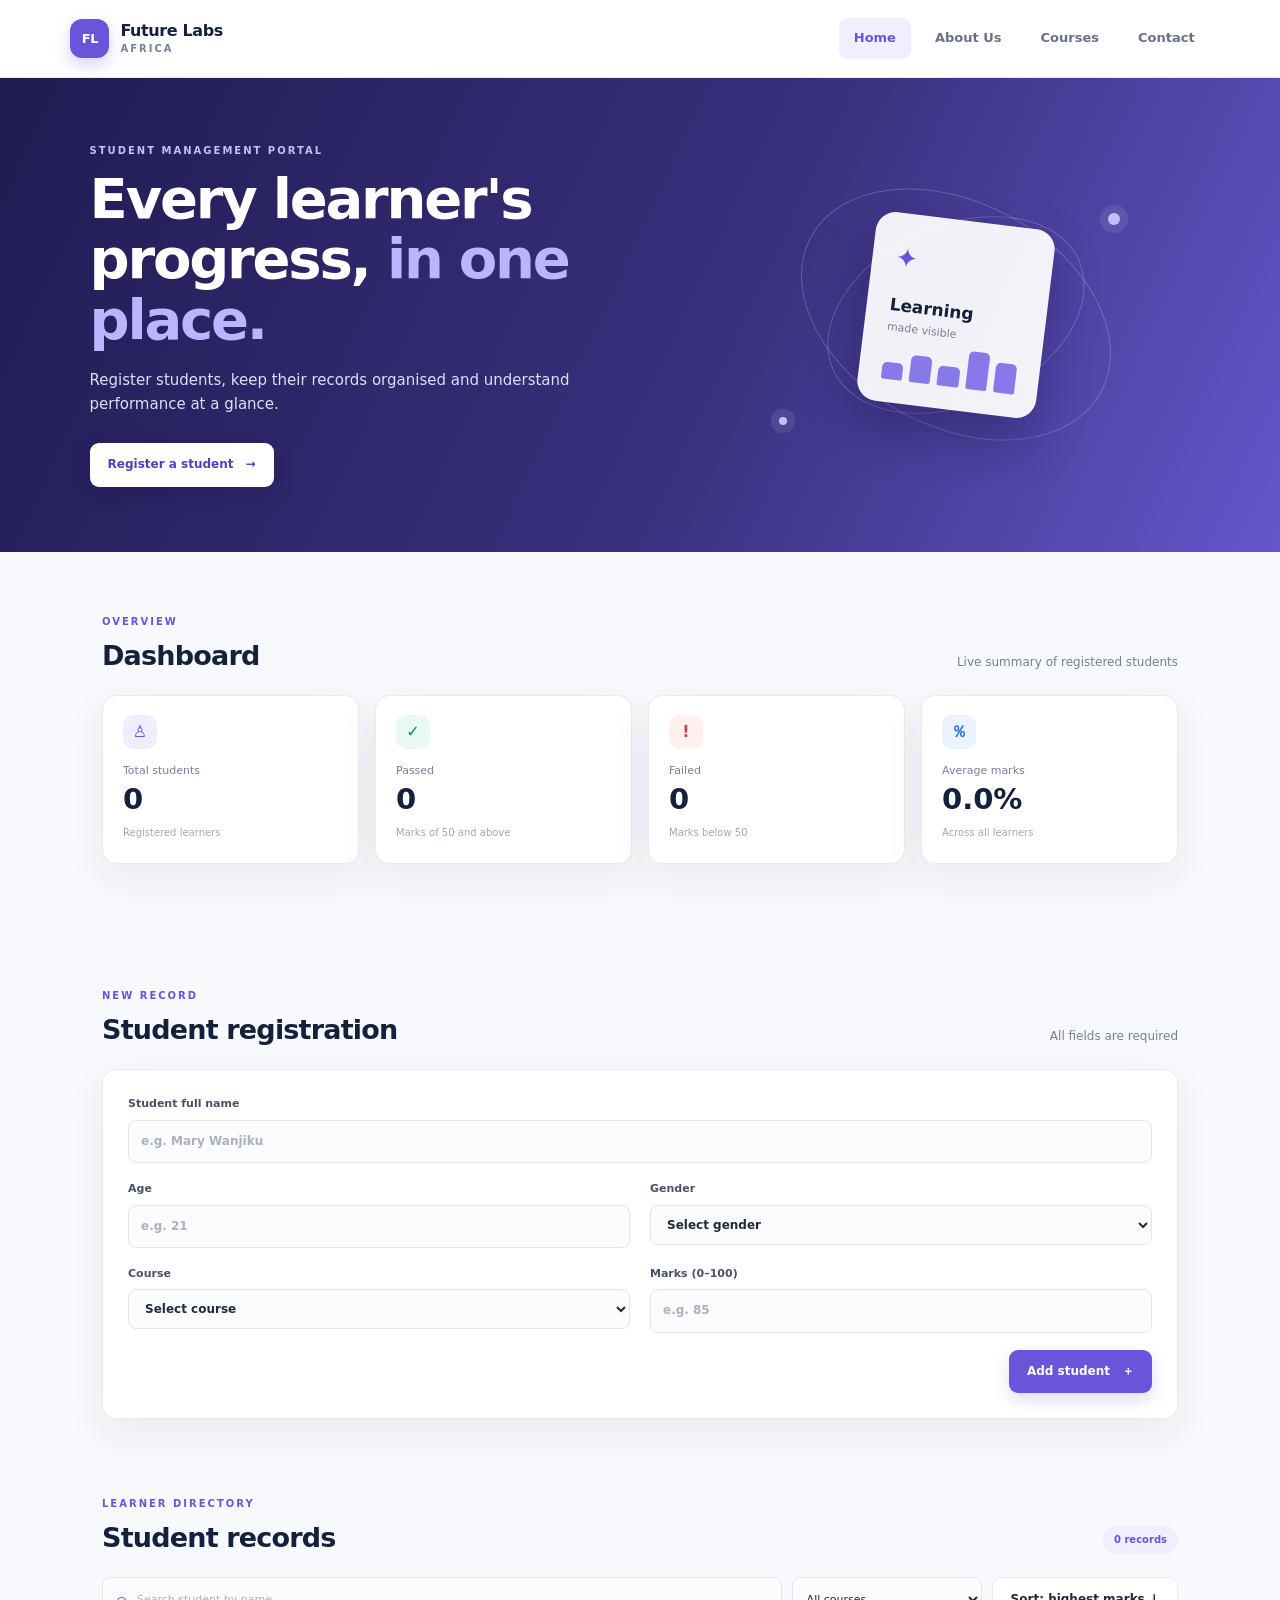
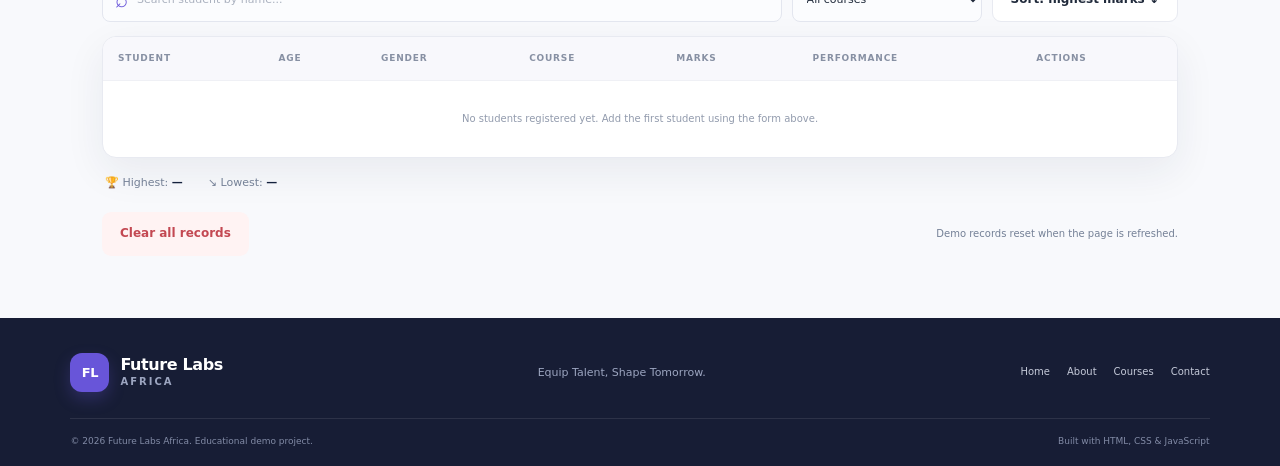
<file: index.html>
<!DOCTYPE html>
<html lang="en">
<head>
  <meta charset="UTF-8">
  <meta name="viewport" content="width=device-width, initial-scale=1.0">
  <meta name="description" content="Student management dashboard demo for Future Labs Africa.">
  <title>Student Dashboard | Future Labs Africa</title>
  <link rel="stylesheet" href="css/style.css">
  <script src="js/script.js" defer></script>
</head>
<body data-page="home">
  <header class="site-header">
    <a class="brand" href="index.html"><span class="brand-mark">FL</span><span>Future Labs <small>Africa</small></span></a>
    <button class="menu-toggle" aria-label="Toggle navigation" aria-expanded="false">☰</button>
    <nav class="site-nav">
      <a class="active" href="index.html">Home</a>
      <a href="about.html">About Us</a>
      <a href="courses.html">Courses</a>
      <a href="contact.html">Contact</a>
    </nav>
  </header>

  <main>
    <section class="hero">
      <div class="hero-copy">
        <p class="eyebrow">STUDENT MANAGEMENT PORTAL</p>
        <h1>Every learner's progress, <span>in one place.</span></h1>
        <p>Register students, keep their records organised and understand performance at a glance.</p>
        <a class="btn btn-light" href="#registration">Register a student <span aria-hidden="true">→</span></a>
      </div>
      <div class="hero-art" aria-hidden="true">
        <div class="art-orbit orbit-one"></div><div class="art-orbit orbit-two"></div>
        <div class="art-card"><span class="art-icon">✦</span><strong>Learning</strong><small>made visible</small><div class="art-bars"><i></i><i></i><i></i><i></i><i></i></div></div>
        <span class="float-dot dot-one"></span><span class="float-dot dot-two"></span>
      </div>
    </section>

    <section class="section dashboard-section">
      <div class="section-heading"><div><p class="eyebrow">OVERVIEW</p><h2>Dashboard</h2></div><p class="muted">Live summary of registered students</p></div>
      <div class="stats-grid">
        <article class="stat-card"><span class="stat-icon purple">♙</span><p>Total students</p><strong id="totalStudents">0</strong><small>Registered learners</small></article>
        <article class="stat-card"><span class="stat-icon green">✓</span><p>Passed</p><strong id="passedStudents">0</strong><small>Marks of 50 and above</small></article>
        <article class="stat-card"><span class="stat-icon red">!</span><p>Failed</p><strong id="failedStudents">0</strong><small>Marks below 50</small></article>
        <article class="stat-card"><span class="stat-icon blue">％</span><p>Average marks</p><strong id="averageMarks">0%</strong><small>Across all learners</small></article>
      </div>
    </section>

    <section class="section" id="registration">
      <div class="section-heading"><div><p class="eyebrow">NEW RECORD</p><h2>Student registration</h2></div><p class="muted">All fields are required</p></div>
      <div class="panel form-panel">
        <form id="studentForm" class="form-grid" novalidate>
          <label class="field field-wide">Student full name<input id="studentName" name="name" type="text" placeholder="e.g. Mary Wanjiku" required></label>
          <label class="field">Age<input id="studentAge" name="age" type="number" min="1" max="120" placeholder="e.g. 21" required></label>
          <label class="field">Gender<select id="studentGender" name="gender" required><option value="">Select gender</option><option>Female</option><option>Male</option><option>Prefer not to say</option></select></label>
          <label class="field">Course<select id="studentCourse" name="course" required><option value="">Select course</option><option>Software Development</option><option>Web Design</option><option>Data Analysis</option><option>Cyber Security</option><option>Networking</option><option>Graphic Design</option><option>Digital Marketing</option><option>Computer Packages</option></select></label>
          <label class="field">Marks (0–100)<input id="studentMarks" name="marks" type="number" min="0" max="100" placeholder="e.g. 85" required></label>
          <div class="form-actions field-wide"><p id="formMessage" class="form-message" role="status" aria-live="polite"></p><button class="btn btn-primary" type="submit">Add student <span>＋</span></button></div>
        </form>
      </div>
    </section>

    <section class="section records-section">
      <div class="section-heading"><div><p class="eyebrow">LEARNER DIRECTORY</p><h2>Student records</h2></div><span class="record-count" id="recordCount">0 records</span></div>
      <div class="toolbar">
        <label class="search-box"><span>⌕</span><input id="searchInput" type="search" placeholder="Search student by name..." aria-label="Search students by name"></label>
        <select id="courseFilter" aria-label="Filter by course"><option value="">All courses</option><option>Software Development</option><option>Web Design</option><option>Data Analysis</option><option>Cyber Security</option><option>Networking</option><option>Graphic Design</option><option>Digital Marketing</option><option>Computer Packages</option></select>
        <button id="sortButton" class="btn btn-outline" type="button">Sort: highest marks ↓</button>
      </div>
      <div class="table-wrap panel">
        <table>
          <thead><tr><th>Student</th><th>Age</th><th>Gender</th><th>Course</th><th>Marks</th><th>Performance</th><th>Actions</th></tr></thead>
          <tbody id="studentTableBody"><tr class="empty-row"><td colspan="7">No students registered yet. Add the first student using the form above.</td></tr></tbody>
        </table>
      </div>
      <div class="record-insights" id="recordInsights"><span>🏆 Highest: <strong id="highestStudent">—</strong></span><span>↘ Lowest: <strong id="lowestStudent">—</strong></span></div>
      <div class="bottom-actions"><button id="clearAllButton" class="btn btn-danger-ghost" type="button">Clear all records</button><p class="muted tiny">Demo records reset when the page is refreshed.</p></div>
    </section>
  </main>

  <footer class="site-footer"><div class="footer-main"><a class="brand brand-footer" href="index.html"><span class="brand-mark">FL</span><span>Future Labs <small>Africa</small></span></a><p>Equip Talent, Shape Tomorrow.</p><div class="footer-links"><a href="index.html">Home</a><a href="about.html">About</a><a href="courses.html">Courses</a><a href="contact.html">Contact</a></div></div><div class="footer-bottom"><span>© <span class="year"></span> Future Labs Africa. Educational demo project.</span><span>Built with HTML, CSS & JavaScript</span></div></footer>
</body>
</html>
</file>
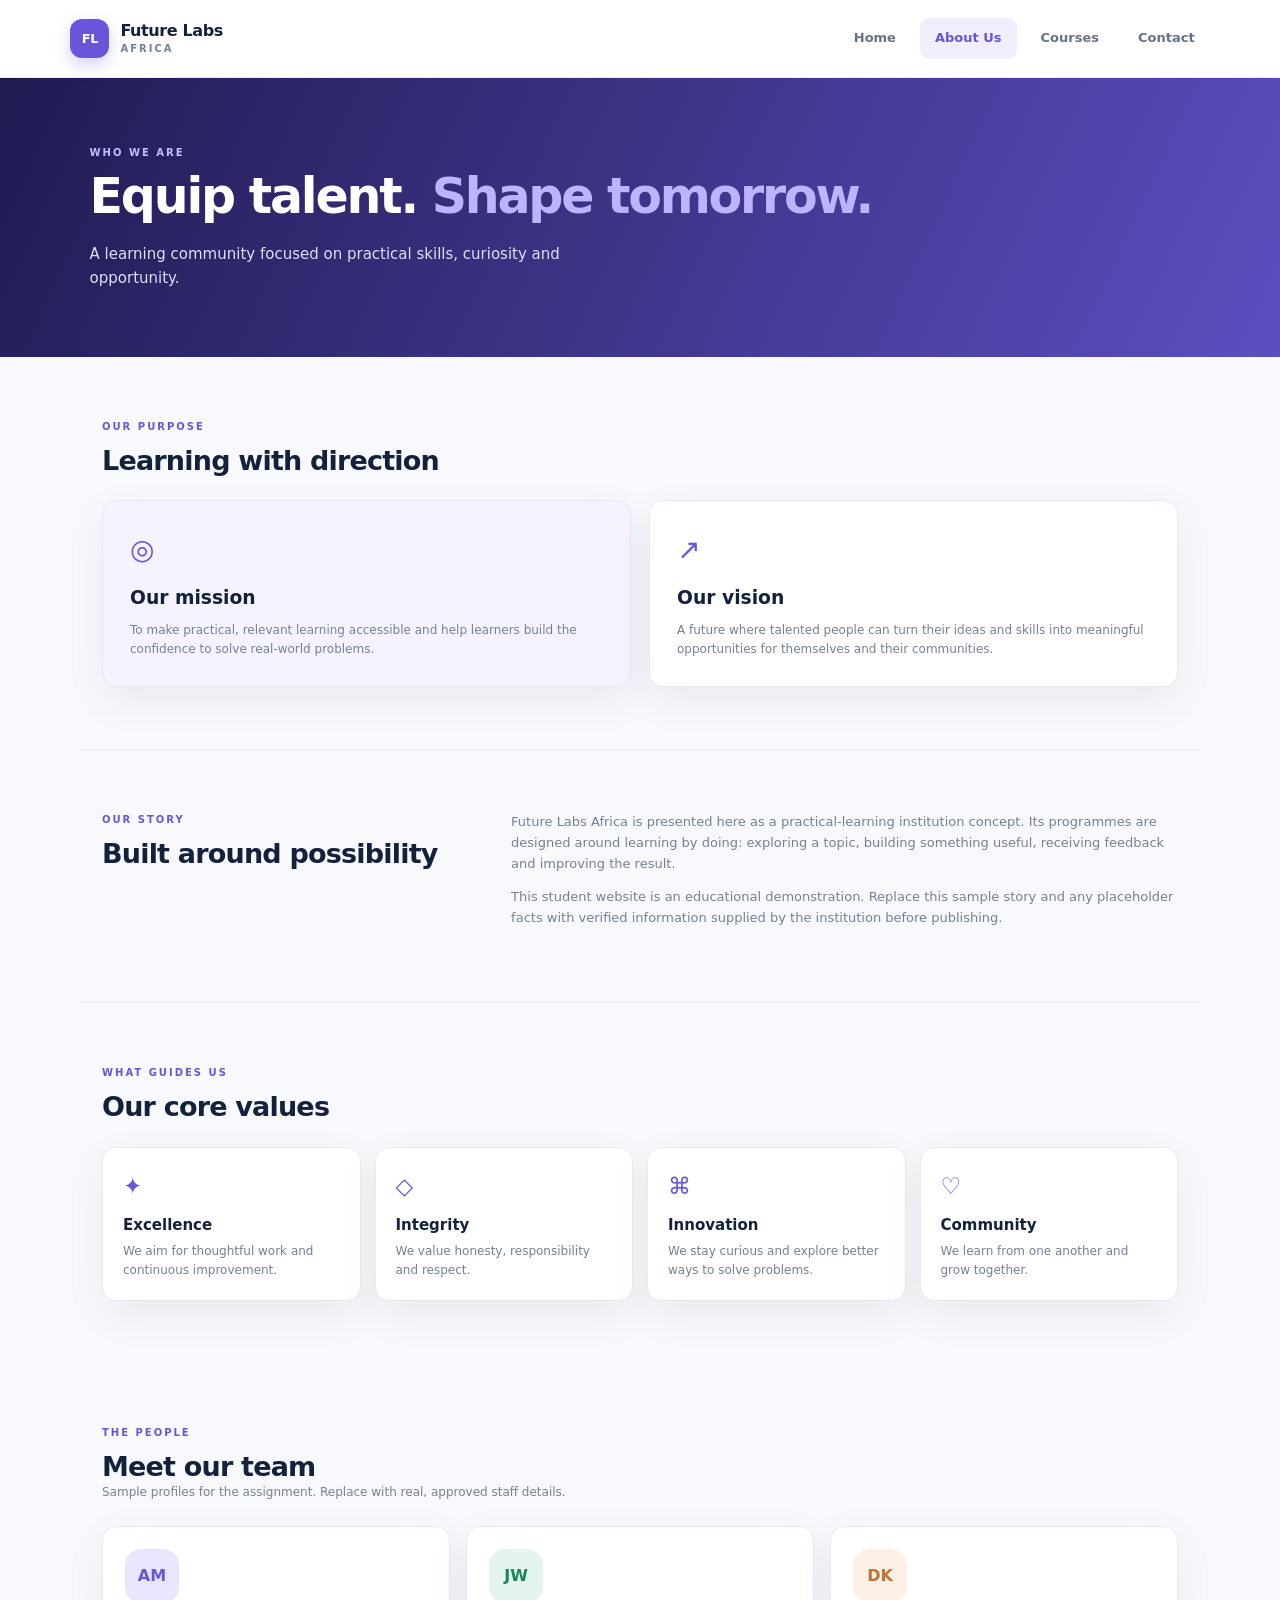
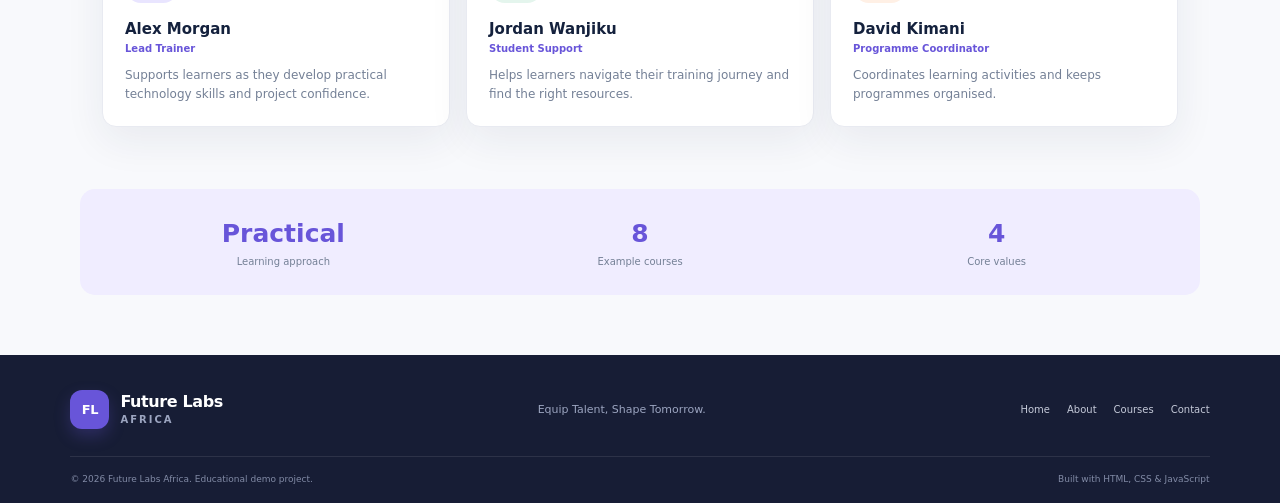
<file: about.html>
<!DOCTYPE html>
<html lang="en">
<head><meta charset="UTF-8"><meta name="viewport" content="width=device-width, initial-scale=1.0"><title>About Us | Future Labs Africa</title><link rel="stylesheet" href="css/style.css"><script src="js/script.js" defer></script></head>
<body data-page="about">
<header class="site-header"><a class="brand" href="index.html"><span class="brand-mark">FL</span><span>Future Labs <small>Africa</small></span></a><button class="menu-toggle" aria-label="Toggle navigation" aria-expanded="false">☰</button><nav class="site-nav"><a href="index.html">Home</a><a class="active" href="about.html">About Us</a><a href="courses.html">Courses</a><a href="contact.html">Contact</a></nav></header>
<main>
<section class="page-hero"><p class="eyebrow">WHO WE ARE</p><h1>Equip talent. <span>Shape tomorrow.</span></h1><p>A learning community focused on practical skills, curiosity and opportunity.</p></section>
<section class="section"><div class="section-heading"><div><p class="eyebrow">OUR PURPOSE</p><h2>Learning with direction</h2></div></div><div class="two-cards"><article class="info-card accent-card"><span class="large-icon">◎</span><h3>Our mission</h3><p>To make practical, relevant learning accessible and help learners build the confidence to solve real-world problems.</p></article><article class="info-card"><span class="large-icon">↗</span><h3>Our vision</h3><p>A future where talented people can turn their ideas and skills into meaningful opportunities for themselves and their communities.</p></article></div></section>
<section class="section story-section"><div><p class="eyebrow">OUR STORY</p><h2>Built around possibility</h2></div><div class="story-copy"><p>Future Labs Africa is presented here as a practical-learning institution concept. Its programmes are designed around learning by doing: exploring a topic, building something useful, receiving feedback and improving the result.</p><p>This student website is an educational demonstration. Replace this sample story and any placeholder facts with verified information supplied by the institution before publishing.</p></div></section>
<section class="section"><div class="section-heading"><div><p class="eyebrow">WHAT GUIDES US</p><h2>Our core values</h2></div></div><div class="values-grid"><article class="value-card"><span>✦</span><h3>Excellence</h3><p>We aim for thoughtful work and continuous improvement.</p></article><article class="value-card"><span>◇</span><h3>Integrity</h3><p>We value honesty, responsibility and respect.</p></article><article class="value-card"><span>⌘</span><h3>Innovation</h3><p>We stay curious and explore better ways to solve problems.</p></article><article class="value-card"><span>♡</span><h3>Community</h3><p>We learn from one another and grow together.</p></article></div></section>
<section class="section"><div class="section-heading"><div><p class="eyebrow">THE PEOPLE</p><h2>Meet our team</h2><p class="muted">Sample profiles for the assignment. Replace with real, approved staff details.</p></div></div><div class="team-grid"><article class="team-card"><div class="avatar">AM</div><h3>Alex Morgan</h3><p class="team-role">Lead Trainer</p><p>Supports learners as they develop practical technology skills and project confidence.</p></article><article class="team-card"><div class="avatar avatar-two">JW</div><h3>Jordan Wanjiku</h3><p class="team-role">Student Support</p><p>Helps learners navigate their training journey and find the right resources.</p></article><article class="team-card"><div class="avatar avatar-three">DK</div><h3>David Kimani</h3><p class="team-role">Programme Coordinator</p><p>Coordinates learning activities and keeps programmes organised.</p></article></div></section>
<section class="section facts-strip"><div><strong>Practical</strong><span>Learning approach</span></div><div><strong>8</strong><span>Example courses</span></div><div><strong>4</strong><span>Core values</span></div></section>
</main>
<footer class="site-footer"><div class="footer-main"><a class="brand brand-footer" href="index.html"><span class="brand-mark">FL</span><span>Future Labs <small>Africa</small></span></a><p>Equip Talent, Shape Tomorrow.</p><div class="footer-links"><a href="index.html">Home</a><a href="about.html">About</a><a href="courses.html">Courses</a><a href="contact.html">Contact</a></div></div><div class="footer-bottom"><span>© <span class="year"></span> Future Labs Africa. Educational demo project.</span><span>Built with HTML, CSS & JavaScript</span></div></footer>
</body></html>
</file>
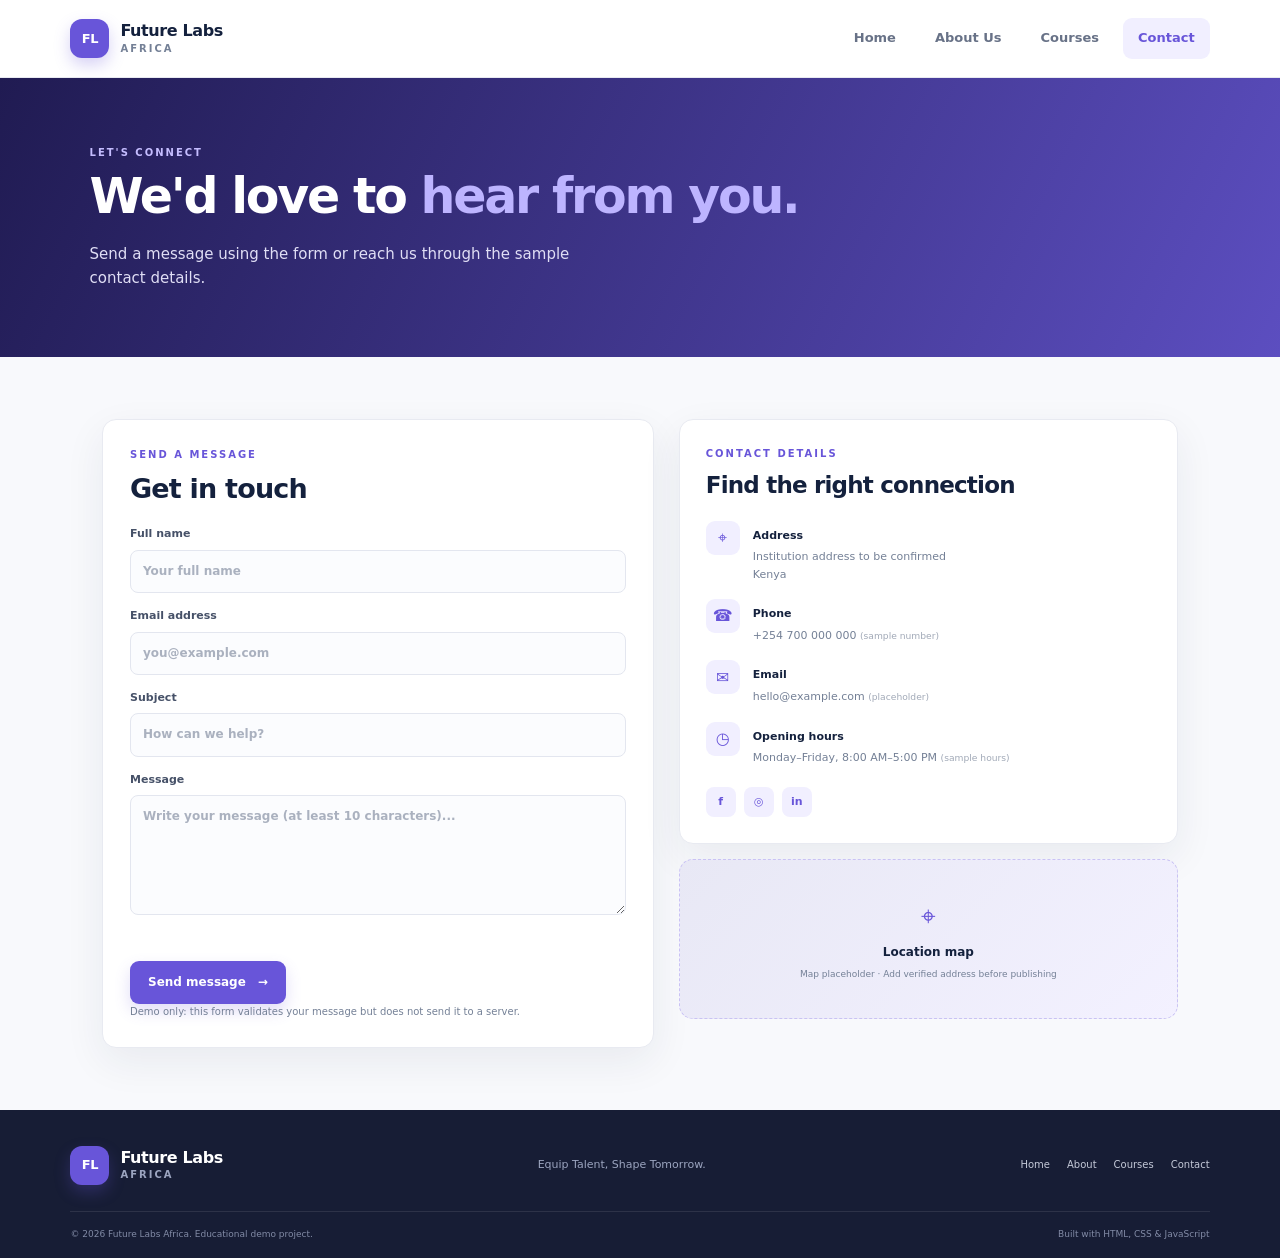
<file: contact.html>
<!DOCTYPE html>
<html lang="en">
<head><meta charset="UTF-8"><meta name="viewport" content="width=device-width, initial-scale=1.0"><title>Contact | Future Labs Africa</title><link rel="stylesheet" href="css/style.css"><script src="js/script.js" defer></script></head>
<body data-page="contact">
<header class="site-header"><a class="brand" href="index.html"><span class="brand-mark">FL</span><span>Future Labs <small>Africa</small></span></a><button class="menu-toggle" aria-label="Toggle navigation" aria-expanded="false">☰</button><nav class="site-nav"><a href="index.html">Home</a><a href="about.html">About Us</a><a href="courses.html">Courses</a><a class="active" href="contact.html">Contact</a></nav></header>
<main>
<section class="page-hero"><p class="eyebrow">LET'S CONNECT</p><h1>We'd love to <span>hear from you.</span></h1><p>Send a message using the form or reach us through the sample contact details.</p></section>
<section class="section contact-layout">
<div class="panel contact-form-panel"><p class="eyebrow">SEND A MESSAGE</p><h2>Get in touch</h2><form id="contactForm" novalidate><label class="field">Full name<input id="contactName" type="text" placeholder="Your full name" required></label><label class="field">Email address<input id="contactEmail" type="email" placeholder="you@example.com" required></label><label class="field">Subject<input id="contactSubject" type="text" placeholder="How can we help?" required></label><label class="field">Message<textarea id="contactMessage" rows="5" placeholder="Write your message (at least 10 characters)..." required></textarea></label><p id="contactFeedback" class="form-message" role="status" aria-live="polite"></p><button class="btn btn-primary" type="submit">Send message <span>→</span></button></form><p class="tiny muted">Demo only: this form validates your message but does not send it to a server.</p></div>
<aside class="contact-side"><div class="contact-info"><p class="eyebrow">CONTACT DETAILS</p><h2>Find the right connection</h2><div class="contact-item"><span>⌖</span><div><strong>Address</strong><p>Institution address to be confirmed<br>Kenya</p></div></div><div class="contact-item"><span>☎</span><div><strong>Phone</strong><p>+254 700 000 000 <small>(sample number)</small></p></div></div><div class="contact-item"><span>✉</span><div><strong>Email</strong><p>hello@example.com <small>(placeholder)</small></p></div></div><div class="contact-item"><span>◷</span><div><strong>Opening hours</strong><p>Monday–Friday, 8:00 AM–5:00 PM <small>(sample hours)</small></p></div></div><div class="social-links"><a href="#" aria-label="Facebook placeholder">f</a><a href="#" aria-label="Instagram placeholder">◎</a><a href="#" aria-label="LinkedIn placeholder">in</a></div></div><div class="map-placeholder"><span>⌖</span><strong>Location map</strong><small>Map placeholder · Add verified address before publishing</small></div></aside>
</section>
</main>
<footer class="site-footer"><div class="footer-main"><a class="brand brand-footer" href="index.html"><span class="brand-mark">FL</span><span>Future Labs <small>Africa</small></span></a><p>Equip Talent, Shape Tomorrow.</p><div class="footer-links"><a href="index.html">Home</a><a href="about.html">About</a><a href="courses.html">Courses</a><a href="contact.html">Contact</a></div></div><div class="footer-bottom"><span>© <span class="year"></span> Future Labs Africa. Educational demo project.</span><span>Built with HTML, CSS & JavaScript</span></div></footer>
</body></html>
</file>
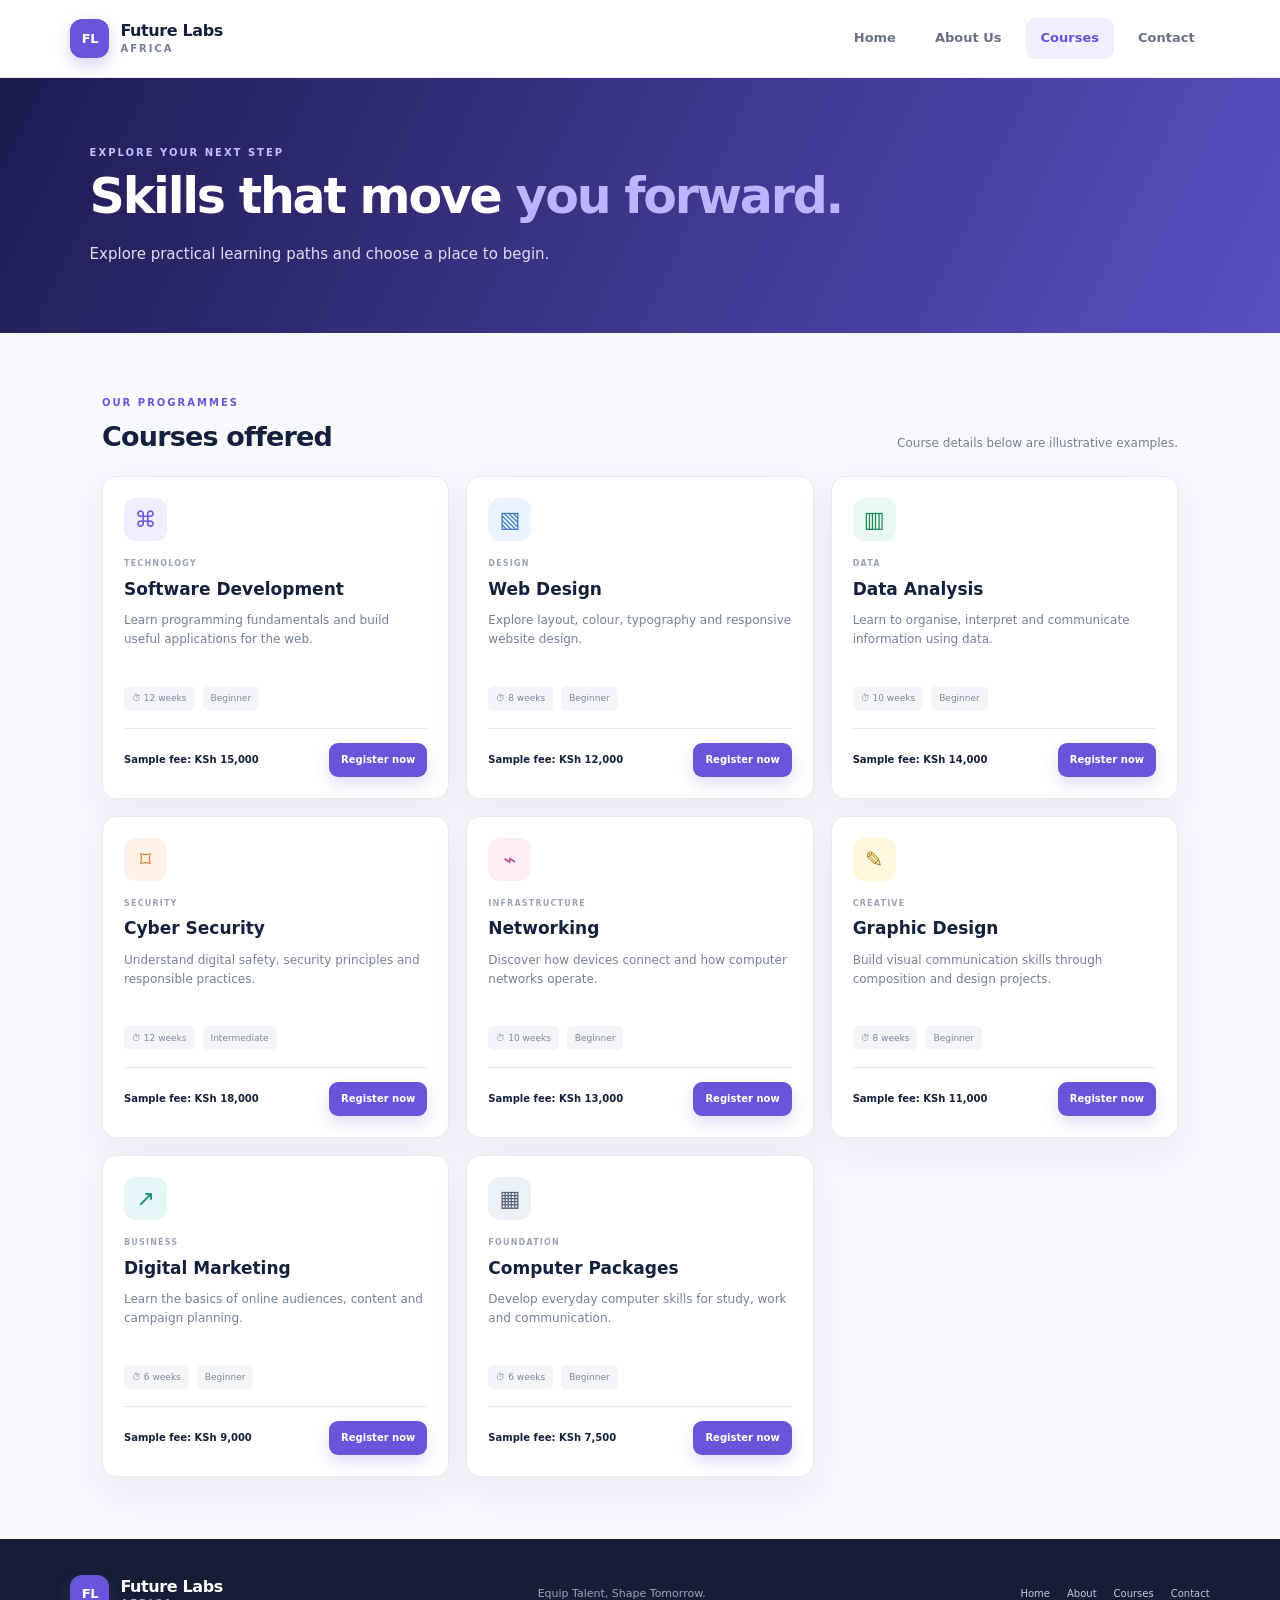
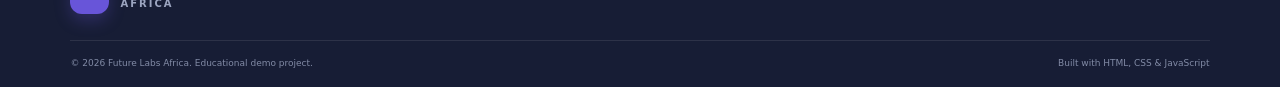
<file: courses.html>
<!DOCTYPE html>
<html lang="en">
<head><meta charset="UTF-8"><meta name="viewport" content="width=device-width, initial-scale=1.0"><title>Courses | Future Labs Africa</title><link rel="stylesheet" href="css/style.css"><script src="js/script.js" defer></script></head>
<body data-page="courses">
<header class="site-header"><a class="brand" href="index.html"><span class="brand-mark">FL</span><span>Future Labs <small>Africa</small></span></a><button class="menu-toggle" aria-label="Toggle navigation" aria-expanded="false">☰</button><nav class="site-nav"><a href="index.html">Home</a><a href="about.html">About Us</a><a class="active" href="courses.html">Courses</a><a href="contact.html">Contact</a></nav></header>
<main>
<section class="page-hero"><p class="eyebrow">EXPLORE YOUR NEXT STEP</p><h1>Skills that move <span>you forward.</span></h1><p>Explore practical learning paths and choose a place to begin.</p></section>
<section class="section"><div class="section-heading"><div><p class="eyebrow">OUR PROGRAMMES</p><h2>Courses offered</h2></div><p class="muted">Course details below are illustrative examples.</p></div>
<div class="courses-grid">
<article class="course-card"><div class="course-icon purple">⌘</div><span class="course-tag">TECHNOLOGY</span><h3>Software Development</h3><p>Learn programming fundamentals and build useful applications for the web.</p><div class="course-meta"><span>⏱ 12 weeks</span><span>Beginner</span></div><div class="course-bottom"><strong>Sample fee: KSh 15,000</strong><a class="btn btn-primary btn-small" href="index.html#registration" data-course="Software Development">Register now</a></div></article>
<article class="course-card"><div class="course-icon blue">▧</div><span class="course-tag">DESIGN</span><h3>Web Design</h3><p>Explore layout, colour, typography and responsive website design.</p><div class="course-meta"><span>⏱ 8 weeks</span><span>Beginner</span></div><div class="course-bottom"><strong>Sample fee: KSh 12,000</strong><a class="btn btn-primary btn-small" href="index.html#registration" data-course="Web Design">Register now</a></div></article>
<article class="course-card"><div class="course-icon green">▥</div><span class="course-tag">DATA</span><h3>Data Analysis</h3><p>Learn to organise, interpret and communicate information using data.</p><div class="course-meta"><span>⏱ 10 weeks</span><span>Beginner</span></div><div class="course-bottom"><strong>Sample fee: KSh 14,000</strong><a class="btn btn-primary btn-small" href="index.html#registration" data-course="Data Analysis">Register now</a></div></article>
<article class="course-card"><div class="course-icon orange">⌑</div><span class="course-tag">SECURITY</span><h3>Cyber Security</h3><p>Understand digital safety, security principles and responsible practices.</p><div class="course-meta"><span>⏱ 12 weeks</span><span>Intermediate</span></div><div class="course-bottom"><strong>Sample fee: KSh 18,000</strong><a class="btn btn-primary btn-small" href="index.html#registration" data-course="Cyber Security">Register now</a></div></article>
<article class="course-card"><div class="course-icon pink">⌁</div><span class="course-tag">INFRASTRUCTURE</span><h3>Networking</h3><p>Discover how devices connect and how computer networks operate.</p><div class="course-meta"><span>⏱ 10 weeks</span><span>Beginner</span></div><div class="course-bottom"><strong>Sample fee: KSh 13,000</strong><a class="btn btn-primary btn-small" href="index.html#registration" data-course="Networking">Register now</a></div></article>
<article class="course-card"><div class="course-icon yellow">✎</div><span class="course-tag">CREATIVE</span><h3>Graphic Design</h3><p>Build visual communication skills through composition and design projects.</p><div class="course-meta"><span>⏱ 8 weeks</span><span>Beginner</span></div><div class="course-bottom"><strong>Sample fee: KSh 11,000</strong><a class="btn btn-primary btn-small" href="index.html#registration" data-course="Graphic Design">Register now</a></div></article>
<article class="course-card"><div class="course-icon teal">↗</div><span class="course-tag">BUSINESS</span><h3>Digital Marketing</h3><p>Learn the basics of online audiences, content and campaign planning.</p><div class="course-meta"><span>⏱ 6 weeks</span><span>Beginner</span></div><div class="course-bottom"><strong>Sample fee: KSh 9,000</strong><a class="btn btn-primary btn-small" href="index.html#registration" data-course="Digital Marketing">Register now</a></div></article>
<article class="course-card"><div class="course-icon slate">▦</div><span class="course-tag">FOUNDATION</span><h3>Computer Packages</h3><p>Develop everyday computer skills for study, work and communication.</p><div class="course-meta"><span>⏱ 6 weeks</span><span>Beginner</span></div><div class="course-bottom"><strong>Sample fee: KSh 7,500</strong><a class="btn btn-primary btn-small" href="index.html#registration" data-course="Computer Packages">Register now</a></div></article>
</div></section>
</main>
<footer class="site-footer"><div class="footer-main"><a class="brand brand-footer" href="index.html"><span class="brand-mark">FL</span><span>Future Labs <small>Africa</small></span></a><p>Equip Talent, Shape Tomorrow.</p><div class="footer-links"><a href="index.html">Home</a><a href="about.html">About</a><a href="courses.html">Courses</a><a href="contact.html">Contact</a></div></div><div class="footer-bottom"><span>© <span class="year"></span> Future Labs Africa. Educational demo project.</span><span>Built with HTML, CSS & JavaScript</span></div></footer>
</body></html>
</file>
<file: css/style.css>
:root {
  --navy: #14213d;
  --ink: #202a3b;
  --muted: #748096;
  --purple: #6855d9;
  --purple-dark: #5140bd;
  --lavender: #f1efff;
  --line: #e8eaf1;
  --surface: #ffffff;
  --background: #f8f9fc;
  --green: #16865b;
  --red: #c34852;
  --shadow: 0 14px 40px rgba(27, 39, 70, .07);
}
* { box-sizing: border-box; }
html { scroll-behavior: smooth; }
body { margin: 0; background: var(--background); color: var(--ink); font-family: Inter, ui-sans-serif, system-ui, -apple-system, BlinkMacSystemFont, "Segoe UI", sans-serif; line-height: 1.6; }
a { color: inherit; text-decoration: none; }
button, input, select, textarea { font: inherit; }
.site-header { height: 78px; padding: 0 max(5.5%, calc((100% - 1180px)/2)); background: #fff; display: flex; align-items: center; justify-content: space-between; border-bottom: 1px solid var(--line); position: relative; z-index: 10; }
.brand { display: inline-flex; align-items: center; gap: 11px; color: var(--navy); font-weight: 800; letter-spacing: -.4px; line-height: 1.05; }
.brand small { display: block; margin-top: 4px; color: var(--muted); font-size: 10px; letter-spacing: 2px; text-transform: uppercase; }
.brand-mark { width: 39px; height: 39px; border-radius: 12px; background: var(--purple); color: white; display: grid; place-items: center; font-size: 13px; letter-spacing: -.5px; box-shadow: 0 7px 16px #6855d944; }
.site-nav { display: flex; align-items: center; gap: 9px; }
.site-nav a { color: #687287; font-size: 13px; font-weight: 650; padding: 10px 15px; border-radius: 9px; transition: .2s ease; }
.site-nav a:hover, .site-nav a.active { color: var(--purple); background: var(--lavender); }
.menu-toggle { display: none; border: 0; background: var(--lavender); color: var(--purple); border-radius: 9px; padding: 8px 12px; font-size: 22px; cursor: pointer; }
.hero { min-height: 390px; padding: 65px max(7%, calc((100% - 1120px)/2)); background: linear-gradient(115deg, #201b52 0%, #39317e 57%, #6556cb 100%); color: white; display: grid; grid-template-columns: 1.15fr .85fr; align-items: center; overflow: hidden; position: relative; }
.hero-copy { max-width: 590px; position: relative; z-index: 1; }
.eyebrow { color: var(--purple); font-size: 10px; font-weight: 800; letter-spacing: 2px; margin: 0 0 10px; }
.hero .eyebrow, .page-hero .eyebrow { color: #c5bdff; }
.hero h1, .page-hero h1 { font-size: clamp(36px, 5vw, 56px); letter-spacing: -2.2px; line-height: 1.08; margin: 0 0 18px; }
.hero h1 span, .page-hero h1 span { color: #bdb4ff; }
.hero-copy > p:not(.eyebrow), .page-hero > p:not(.eyebrow) { max-width: 500px; color: #e0def5; font-size: 15px; margin: 0 0 27px; }
.btn { display: inline-flex; align-items: center; justify-content: center; gap: 12px; border: 0; border-radius: 9px; padding: 12px 18px; font-size: 12px; font-weight: 750; cursor: pointer; transition: transform .2s, box-shadow .2s, background .2s; }
.btn:hover { transform: translateY(-2px); }
.btn-light { background: white; color: var(--purple-dark); box-shadow: 0 7px 20px #17104435; }
.btn-primary { background: var(--purple); color: white; box-shadow: 0 7px 16px #6855d933; }
.btn-primary:hover { background: var(--purple-dark); box-shadow: 0 9px 20px #6855d944; }
.btn-outline { background: white; color: var(--ink); border: 1px solid var(--line); }
.btn-danger-ghost { background: #fff3f3; color: var(--red); }
.btn-small { padding: 9px 12px; font-size: 10px; }
.hero-art { height: 260px; position: relative; display: grid; place-items: center; }
.art-orbit { position: absolute; border: 1px solid #ffffff35; border-radius: 50%; transform: rotate(-24deg); }
.orbit-one { width: 270px; height: 180px; }
.orbit-two { width: 330px; height: 225px; transform: rotate(28deg); }
.art-card { width: 180px; height: 190px; background: #ffffffed; color: var(--navy); border-radius: 20px; padding: 23px; transform: rotate(7deg); box-shadow: 0 25px 50px #15103d55; display: flex; flex-direction: column; }
.art-icon { color: var(--purple); font-size: 27px; }
.art-card strong { font-size: 17px; margin-top: 13px; }
.art-card small { color: var(--muted); font-size: 11px; }
.art-bars { display: flex; align-items: end; gap: 7px; height: 42px; margin-top: auto; }
.art-bars i { display: block; flex: 1; background: #8879eb; border-radius: 5px 5px 2px 2px; }
.art-bars i:nth-child(1) { height: 40%; }.art-bars i:nth-child(2) { height: 65%; }.art-bars i:nth-child(3) { height: 48%; }.art-bars i:nth-child(4) { height: 90%; }.art-bars i:nth-child(5) { height: 72%; }
.float-dot { position: absolute; border-radius: 50%; background: #c4bdff; box-shadow: 0 0 0 8px #ffffff17; }.dot-one { width: 12px; height: 12px; top: 28px; right: 15%; }.dot-two { width: 8px; height: 8px; bottom: 20px; left: 12%; }
.section { max-width: 1120px; margin: 0 auto; padding: 62px 22px; }
.section-heading { display: flex; justify-content: space-between; align-items: end; gap: 20px; margin-bottom: 23px; }
h2 { color: var(--navy); font-size: 27px; line-height: 1.2; letter-spacing: -.8px; margin: 0; }
h3 { color: var(--navy); }
.muted { color: var(--muted); font-size: 12px; margin: 0; }
.tiny { font-size: 10px; }
.stats-grid { display: grid; grid-template-columns: repeat(4, 1fr); gap: 16px; }
.stat-card, .panel, .info-card, .value-card, .team-card, .course-card { background: var(--surface); border: 1px solid var(--line); border-radius: 14px; box-shadow: var(--shadow); }
.stat-card { padding: 19px 20px; }
.stat-icon { display: grid; place-items: center; width: 34px; height: 34px; border-radius: 10px; font-weight: 800; }
.purple { background: #f0edff; color: #6a57d9; }.green { background: #e9f8f1; color: #16865b; }.red { background: #fff0f0; color: #c34852; }.blue { background: #eaf3ff; color: #3978c9; }.orange { background: #fff2e8; color: #d77a34; }.pink { background: #ffedf5; color: #c04c89; }.yellow { background: #fff8df; color: #ad8518; }.teal { background: #e5f7f5; color: #168b83; }.slate { background: #edf0f5; color: #536176; }
.stat-card p { color: var(--muted); font-size: 11px; margin: 13px 0 0; }.stat-card strong { display: block; color: var(--navy); font-size: 29px; line-height: 1.3; margin-top: 1px; }.stat-card small { color: #a0a8b6; font-size: 10px; }
.form-panel { padding: 25px; }
.form-grid { display: grid; grid-template-columns: repeat(2, 1fr); gap: 17px 20px; }
.field { display: flex; flex-direction: column; gap: 7px; color: #465168; font-size: 11px; font-weight: 700; }
.field input, .field select, .field textarea, .toolbar select, .search-box { width: 100%; border: 1px solid #e3e6ef; background: #fbfcfe; border-radius: 8px; color: var(--ink); outline: none; transition: .2s; }
.field input, .field select, .field textarea { padding: 11px 12px; font-size: 12px; }
.field input:focus, .field select:focus, .field textarea:focus, .toolbar select:focus, .search-box:focus-within { border-color: #9589ed; box-shadow: 0 0 0 3px #6855d91a; background: white; }
.field input::placeholder, .field textarea::placeholder, .search-box input::placeholder { color: #aab1bf; }
.field-wide { grid-column: 1 / -1; }
.form-actions { display: flex; justify-content: space-between; align-items: center; gap: 15px; }
.form-message { font-size: 11px; margin: 0; min-height: 18px; }.form-message.error { color: var(--red); }.form-message.success { color: var(--green); }
.records-section { padding-top: 15px; }
.record-count { background: var(--lavender); color: var(--purple); padding: 6px 11px; border-radius: 20px; font-size: 10px; font-weight: 750; }
.toolbar { display: flex; gap: 10px; margin-bottom: 14px; }
.search-box { flex: 1; display: flex; align-items: center; gap: 9px; padding: 0 12px; }.search-box span { color: var(--purple); font-size: 22px; }.search-box input { border: 0; outline: 0; background: transparent; width: 100%; padding: 11px 0; font-size: 11px; }
.toolbar select { width: 190px; padding: 10px; font-size: 11px; }.toolbar .btn { white-space: nowrap; }
.table-wrap { overflow-x: auto; }
table { width: 100%; border-collapse: collapse; min-width: 800px; text-align: left; }
th { background: #f8f8fc; color: #8790a3; text-transform: uppercase; letter-spacing: .8px; font-size: 9px; padding: 14px 15px; }
td { padding: 14px 15px; border-top: 1px solid #eff0f5; color: #596478; font-size: 10px; }
tbody tr:not(.empty-row):hover { background: #fbfaff; }.empty-row td { text-align: center; color: #929bad; padding: 30px; }
.performance { display: inline-block; border-radius: 20px; padding: 4px 8px; font-size: 9px; font-weight: 750; white-space: nowrap; }.performance.pass { background: #e8f7ef; color: #16865b; }.performance.fail { background: #fff0f0; color: #c34852; }
.actions-cell { white-space: nowrap; }.table-action { border: 0; background: transparent; cursor: pointer; font-size: 9px; font-weight: 750; padding: 4px 6px; }.edit-action { color: var(--purple); }.delete-action { color: var(--red); }
.record-insights { display: flex; gap: 25px; padding: 16px 3px; color: var(--muted); font-size: 11px; }.record-insights strong { color: var(--navy); }.bottom-actions { display: flex; justify-content: space-between; align-items: center; margin-top: 5px; }
.site-footer { background: #171d35; color: #c4c9d8; padding: 35px max(5.5%, calc((100% - 1180px)/2)) 17px; }.footer-main { display: flex; align-items: center; justify-content: space-between; gap: 20px; padding-bottom: 26px; }.brand-footer { color: white; }.brand-footer small { color: #9ca5c0; }.footer-main > p { color: #9ca5c0; font-size: 11px; }.footer-links { display: flex; gap: 17px; }.footer-links a { font-size: 10px; color: #c4c9d8; }.footer-links a:hover { color: white; }.footer-bottom { border-top: 1px solid #ffffff18; padding-top: 15px; display: flex; justify-content: space-between; color: #828ba6; font-size: 9px; }
.page-hero { background: linear-gradient(115deg, #201b52, #5c4ec0); color: white; padding: 67px max(7%, calc((100% - 1120px)/2)); }.page-hero h1 { font-size: clamp(34px, 4.5vw, 49px); }.page-hero > p:not(.eyebrow) { margin-bottom: 0; }
.two-cards { display: grid; grid-template-columns: 1fr 1fr; gap: 18px; }.info-card { padding: 27px; }.info-card h3 { margin: 10px 0 8px; }.info-card p, .value-card p, .team-card p, .course-card p { color: var(--muted); font-size: 12px; margin: 0; }.accent-card { background: #f5f3ff; border-color: #e7e2ff; }.large-icon { color: var(--purple); font-size: 28px; }.story-section { display: grid; grid-template-columns: .7fr 1.3fr; gap: 50px; border-top: 1px solid var(--line); border-bottom: 1px solid var(--line); }.story-copy p { color: var(--muted); font-size: 13px; margin: 0 0 12px; }.values-grid { display: grid; grid-template-columns: repeat(4, 1fr); gap: 14px; }.value-card { padding: 20px; }.value-card > span { color: var(--purple); font-size: 23px; }.value-card h3 { margin: 8px 0 5px; font-size: 15px; }.team-grid { display: grid; grid-template-columns: repeat(3, 1fr); gap: 16px; }.team-card { padding: 22px; }.avatar { width: 54px; height: 54px; border-radius: 16px; display: grid; place-items: center; background: #e9e5ff; color: var(--purple); font-weight: 800; }.avatar-two { background: #e4f5ed; color: #16865b; }.avatar-three { background: #fff0e5; color: #bf7435; }.team-card h3 { margin: 14px 0 0; font-size: 15px; }.team-card .team-role { color: var(--purple); font-size: 10px; font-weight: 750; margin-bottom: 9px; }.facts-strip { display: grid; grid-template-columns: repeat(3, 1fr); background: #f0edff; border-radius: 15px; margin-bottom: 60px; padding: 25px; text-align: center; }.facts-strip div { display: flex; flex-direction: column; }.facts-strip strong { color: var(--purple); font-size: 25px; }.facts-strip span { color: var(--muted); font-size: 10px; }
.courses-grid { display: grid; grid-template-columns: repeat(3, 1fr); gap: 17px; }.course-card { padding: 21px; display: flex; flex-direction: column; }.course-icon { width: 43px; height: 43px; display: grid; place-items: center; border-radius: 12px; font-size: 22px; margin-bottom: 17px; }.course-tag { color: #9ba3b3; font-size: 8px; font-weight: 800; letter-spacing: 1.2px; }.course-card h3 { margin: 5px 0 8px; font-size: 17px; }.course-card > p { min-height: 58px; }.course-meta { display: flex; gap: 8px; margin: 17px 0; }.course-meta span { background: #f4f5f9; color: #7e8799; padding: 5px 8px; border-radius: 5px; font-size: 9px; }.course-bottom { display: flex; justify-content: space-between; align-items: center; gap: 8px; border-top: 1px solid var(--line); padding-top: 14px; margin-top: auto; }.course-bottom strong { color: var(--navy); font-size: 10px; }
.contact-layout { display: grid; grid-template-columns: 1.05fr .95fr; gap: 25px; align-items: start; }.contact-form-panel { padding: 27px; }.contact-form-panel h2 { margin-bottom: 20px; }.contact-form-panel form { display: grid; gap: 14px; }.contact-form-panel textarea { resize: vertical; }.contact-form-panel .btn { justify-self: start; }.contact-side { display: grid; gap: 15px; }.contact-info { background: #fff; border: 1px solid var(--line); border-radius: 14px; padding: 26px; box-shadow: var(--shadow); }.contact-info h2 { font-size: 23px; margin-bottom: 21px; }.contact-item { display: flex; gap: 13px; margin: 16px 0; }.contact-item > span { display: grid; place-items: center; width: 34px; height: 34px; border-radius: 9px; color: var(--purple); background: var(--lavender); flex: 0 0 auto; }.contact-item strong { color: var(--navy); font-size: 11px; }.contact-item p { color: var(--muted); font-size: 11px; margin: 2px 0 0; }.contact-item small { color: #a1a9b7; }.social-links { display: flex; gap: 8px; margin-top: 20px; }.social-links a { display: grid; place-items: center; width: 30px; height: 30px; border-radius: 8px; background: var(--lavender); color: var(--purple); font-size: 11px; font-weight: 800; }.map-placeholder { min-height: 160px; background: linear-gradient(135deg, #e8e8f5, #f3f1ff); border: 1px dashed #c9c2f4; border-radius: 14px; display: flex; flex-direction: column; align-items: center; justify-content: center; color: var(--purple); gap: 5px; }.map-placeholder span { font-size: 26px; }.map-placeholder strong { color: var(--navy); font-size: 12px; }.map-placeholder small { color: var(--muted); font-size: 9px; }
@media (max-width: 850px) { .hero { padding-left: 6%; padding-right: 6%; }.stats-grid { grid-template-columns: repeat(2, 1fr); }.courses-grid { grid-template-columns: repeat(2, 1fr); }.values-grid { grid-template-columns: repeat(2, 1fr); }.footer-main { flex-wrap: wrap; }.footer-links { width: 100%; }.contact-layout { grid-template-columns: 1fr 1fr; gap: 15px; } }
@media (max-width: 620px) {
  .site-header { height: 68px; padding: 0 5%; }.menu-toggle { display: block; }.site-nav { display: none; position: absolute; top: 67px; left: 0; right: 0; background: white; border-bottom: 1px solid var(--line); padding: 12px 5% 17px; flex-direction: column; align-items: stretch; box-shadow: var(--shadow); }.site-nav.open { display: flex; }.site-nav a { padding: 12px; }
  .hero { min-height: 0; grid-template-columns: 1fr; padding: 52px 7% 35px; }.hero h1 { font-size: 40px; }.hero-art { height: 205px; margin-top: 15px; }.art-card { transform: scale(.83) rotate(7deg); }.orbit-one { width: 230px; }.orbit-two { width: 275px; }
  .section { padding: 43px 5%; }.section-heading { align-items: start; flex-direction: column; gap: 8px; }.section-heading h2 { font-size: 24px; }.stats-grid { gap: 10px; }.stat-card { padding: 15px; }.stat-card strong { font-size: 25px; }
  .form-grid { grid-template-columns: 1fr; gap: 14px; }.field-wide { grid-column: auto; }.form-actions { align-items: start; flex-direction: column; }.toolbar { flex-wrap: wrap; }.search-box { flex-basis: 100%; }.toolbar select { flex: 1; width: auto; }.toolbar .btn { flex: 1; padding: 10px 8px; font-size: 10px; }.table-wrap { margin-right: -2px; }
  .record-insights { flex-direction: column; gap: 8px; }.bottom-actions { align-items: start; flex-direction: column; gap: 10px; }
  .footer-main { align-items: start; flex-direction: column; }.footer-links { flex-wrap: wrap; gap: 14px; }.footer-bottom { flex-direction: column; gap: 6px; }
  .page-hero { padding: 48px 6%; }.page-hero h1 { font-size: 36px; }.two-cards, .story-section, .team-grid, .contact-layout { grid-template-columns: 1fr; gap: 14px; }.story-section { gap: 16px; }.values-grid { gap: 10px; }.value-card { padding: 15px; }.facts-strip { margin: 0 5% 40px; padding: 18px 8px; }.facts-strip strong { font-size: 20px; }.facts-strip span { font-size: 8px; }
  .courses-grid { grid-template-columns: 1fr; }.course-card > p { min-height: 0; }.contact-form-panel, .contact-info { padding: 21px; }
}
</file>
